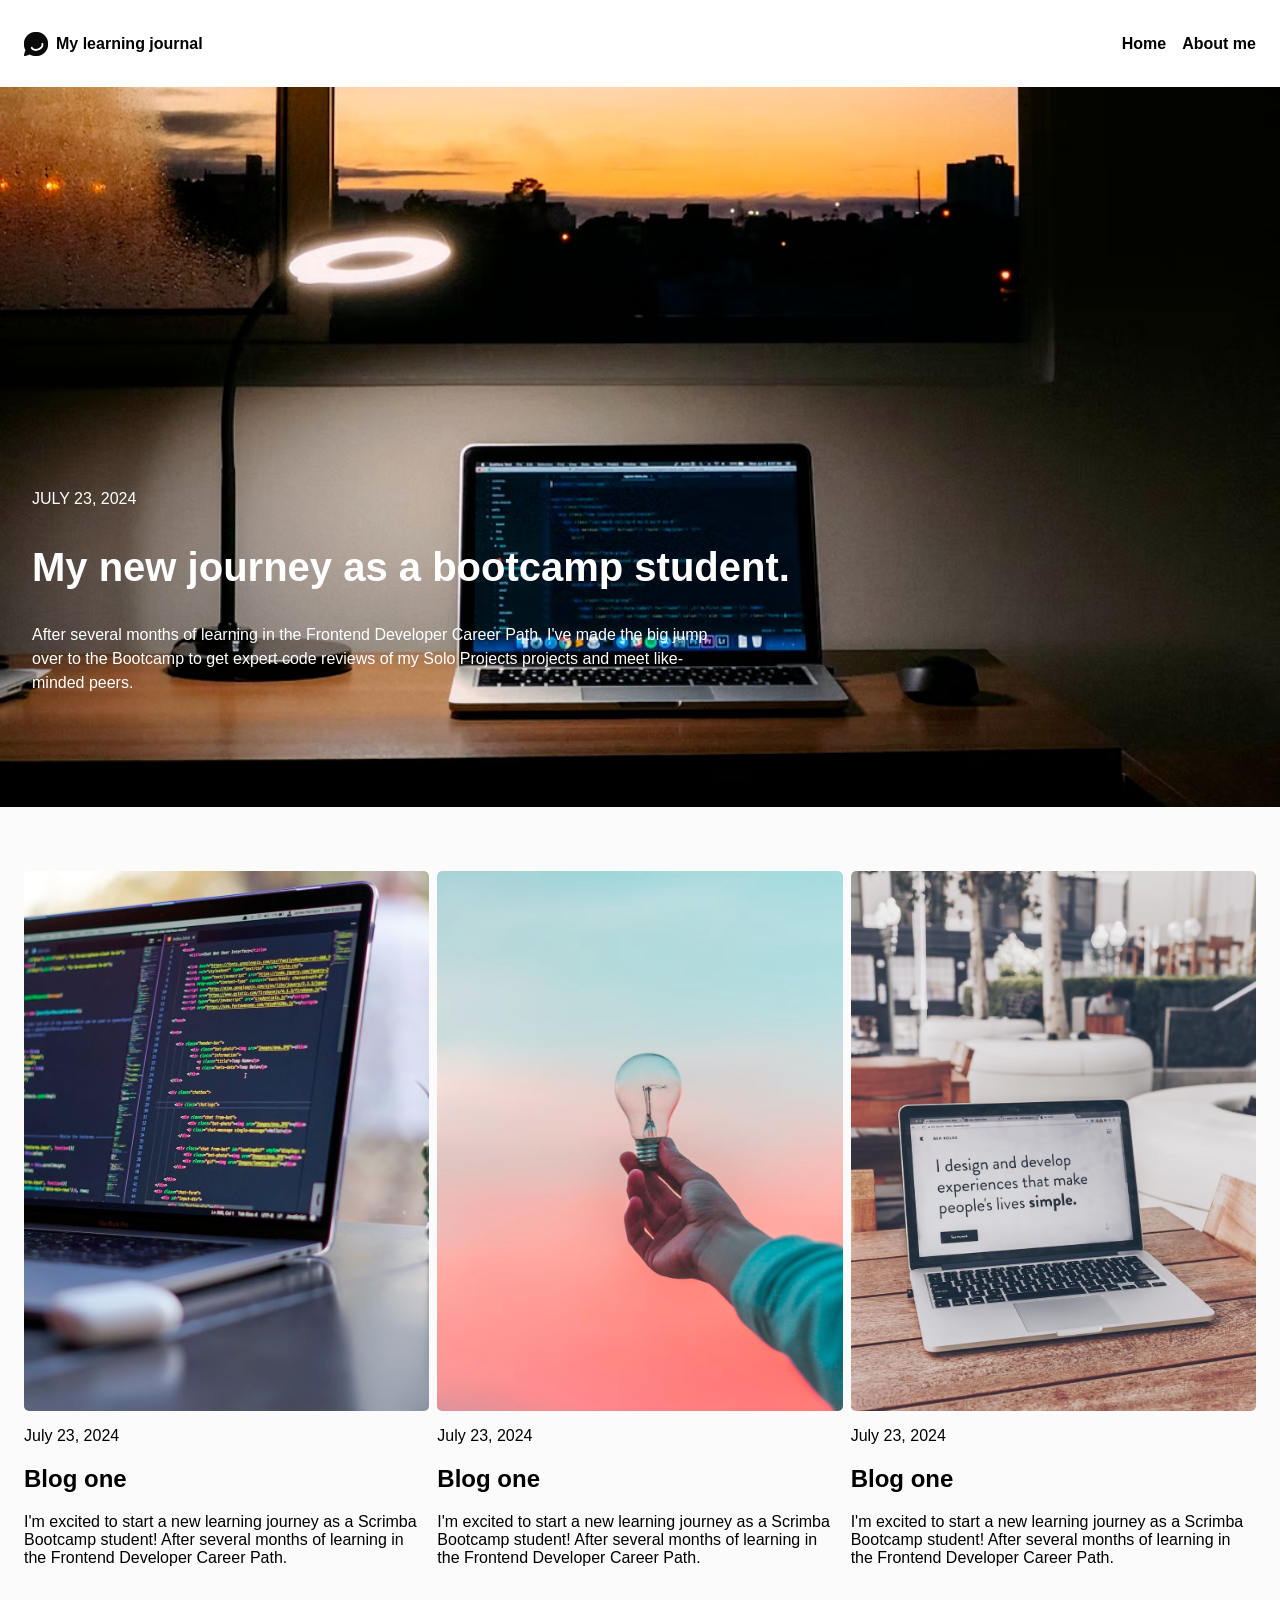
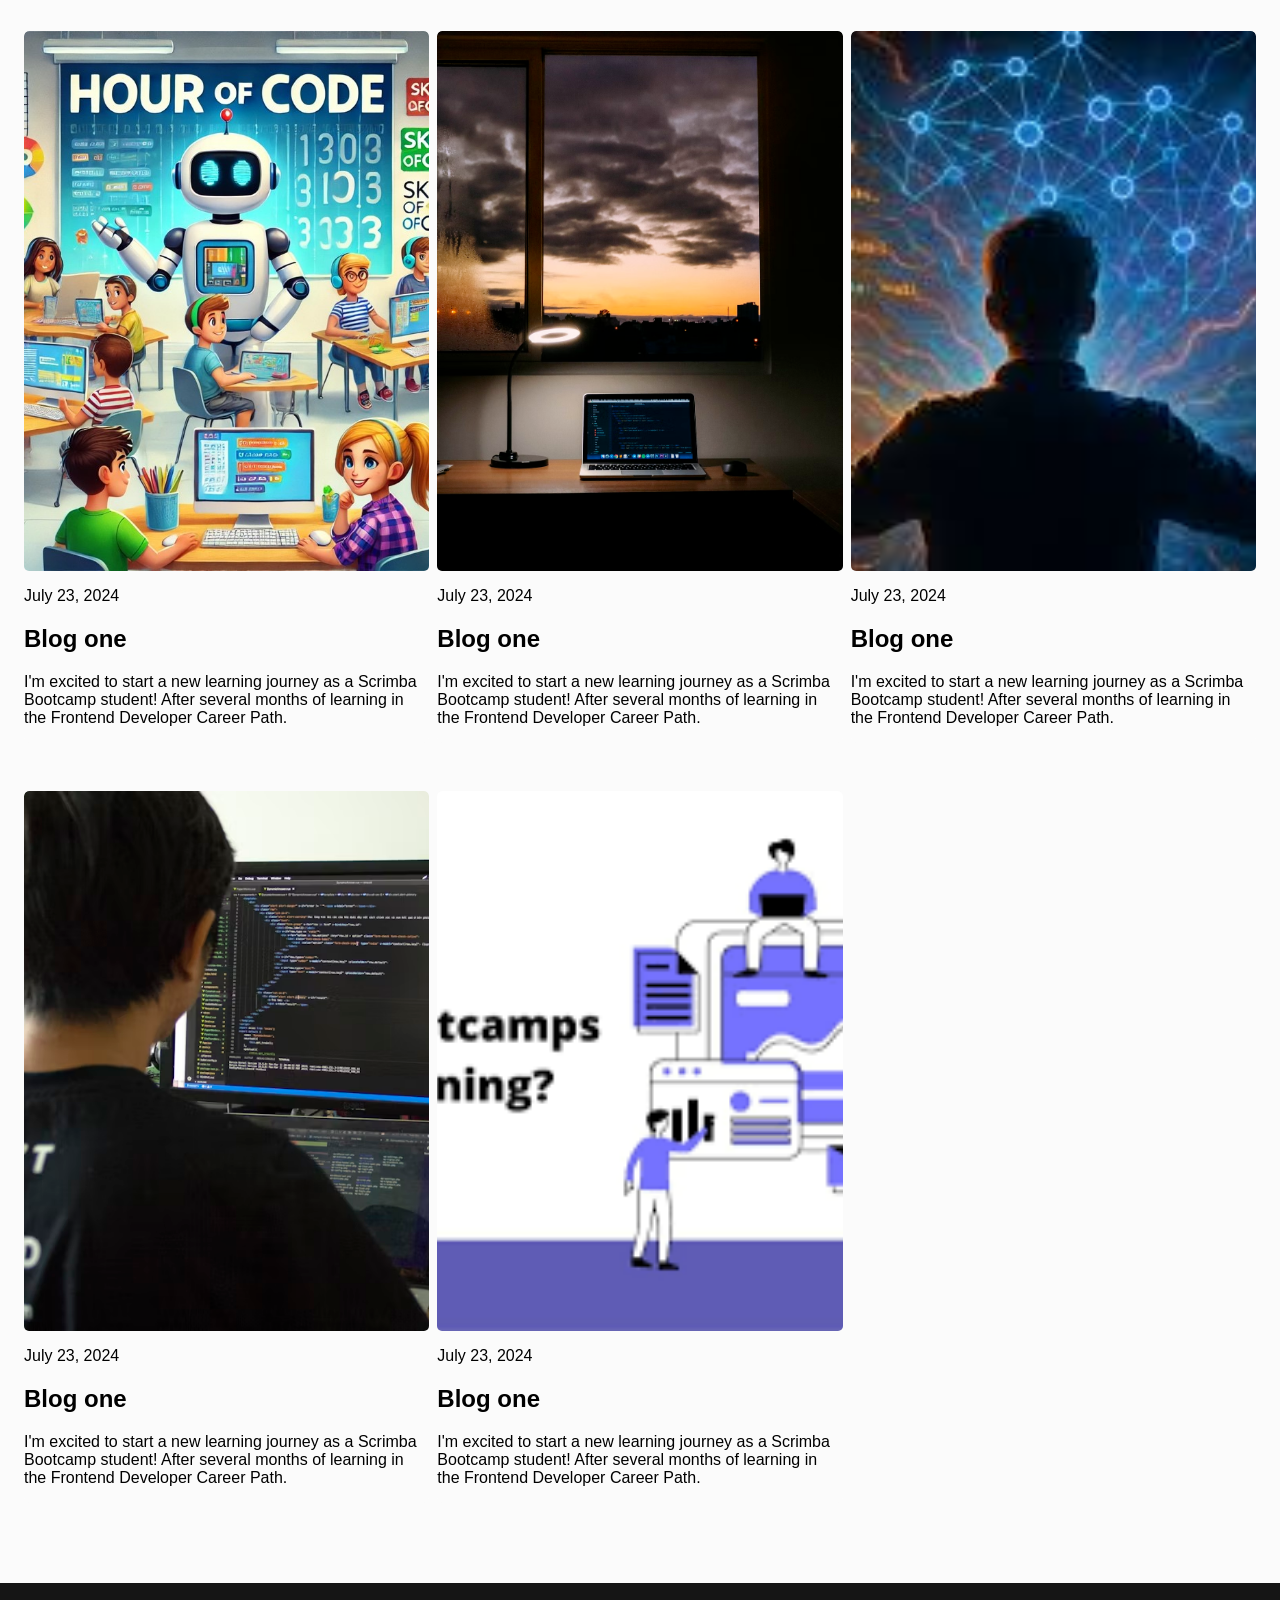
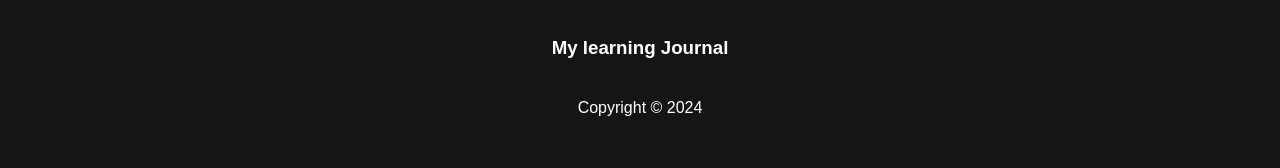
<file: index.html>
<html>
    <head>
        <!-- Required meta tags -->
        <meta charset="UTF-8"> <!-- character encoding -->
        <meta name="viewport" content="width=device-width, initial-scale=1.0"> <!-- responsive scaling -->
        <meta http-equiv="X-UA-Compatible" content="IE=edge"> <!-- better IE compatibility -->

        <!-- SEO meta tags -->
        <title>My Learning Journal</title>
        <meta name="description" content="A personal learning journal by Eliz documenting my journey as a frontend developer and beyond.">
        <meta name="keywords" content="Learning journal, Frontend developer, Blog, Web development, Coding journey">
        <meta name="author" content="Eliz">

        <!-- Open Graph (for social sharing) -->
        <meta property="og:title" content="My Learning Journal">
        <meta property="og:description" content="Follow my journey as I learn frontend development and share my progress.">
        <meta property="og:image" content="https://elizjournal.netlify.app/images/profile.png"> 
        <meta property="og:type" content="website">
        <meta property="og:url" content="https://elizjournal.netlify.app.com/about.html">

        <!-- Favicon9 -->
        <link rel="icon" type="image/png" sizes="32x32" href="images/logo-32x32.png">
        <link rel="icon" type="image/png" sizes="16x16" href="images/logo-16x16.png">
        <link rel="apple-touch-icon" sizes="180x180" href="images/logo-180x180.png">
        <link rel="shortcut icon" href="images/favicon.ico">

        <!-- CSS -->
        <link rel="stylesheet" href="css/index.css">

    </head>
    <body>
        <header>
                <a href="index.html" class="logo-link">
                    <div class="logo">
                        <img class="icon" src="./images/logo.png" alt="Logo">
                        <h1>My learning journal</h1>
                    </div>
                </a>

                <!--Hamburger button for mobile-->
                <button class="hamburger" aria-label="Toggle menu">
                    <span class="bar"></span>
                    <span class="bar"></span>
                    <span class="bar"></span>
                </button>

                <nav>
                    <ul class="nav-links">
                        <li><a href="home.html">Home</a></li>
                        <li><a href="about.html">About me</a></li>
                    </ul>
                </nav>
            </header>

        <main >
            <section class="hero-container">
                <img src="./images/image_5.png" alt="Hero image">
                <div class="hero-post">
                    <p>JULY 23, 2024</p>
                    <h1 class="title-hero">My new journey as a bootcamp student.</h1>
                    <p class="preview-hero">After several months of learning in the Frontend Developer Career Path, I've made the big jump over to the Bootcamp to get expert code reviews of my Solo Projects projects and meet like-minded peers.</p>
                </div>
            </section>

            <section class="blog-container">
                <div class="blog" >
                    <img src="./images/image_1.png" alt="">
                    <p>July 23, 2024</p>
                    <h2>Blog one</h2>
                    <p>I'm excited to start a new learning journey as a Scrimba Bootcamp student! After several months of learning in the Frontend Developer Career Path.</p>
                </div>
            
                <div class="blog">
                    <img src="./images/image_2.png" alt="">
                    <p>July 23, 2024</p>
                    <h2>Blog one</h2>
                    <p>I'm excited to start a new learning journey as a Scrimba Bootcamp student! After several months of learning in the Frontend Developer Career Path.</p>
                </div>
                <div class="blog">
                    <img src="./images/image_3.png" alt="">
                    <p>July 23, 2024</p>
                    <h2>Blog one</h2>
                    <p>I'm excited to start a new learning journey as a Scrimba Bootcamp student! After several months of learning in the Frontend Developer Career Path.</p>
                </div>
                <div class="blog">
                    <img src="./images/image_4.png" alt="">
                    <p>July 23, 2024</p>
                    <h2>Blog one</h2>
                    <p>I'm excited to start a new learning journey as a Scrimba Bootcamp student! After several months of learning in the Frontend Developer Career Path.</p>
                </div>
                <div class="blog">
                    <img src="./images/image_5.png" alt="">
                    <p>July 23, 2024</p>
                    <h2>Blog one</h2>
                    <p>I'm excited to start a new learning journey as a Scrimba Bootcamp student! After several months of learning in the Frontend Developer Career Path.</p>
                </div>
                <div class="blog">
                    <img src="./images/image_6.png" alt="">
                    <p>July 23, 2024</p>
                    <h2>Blog one</h2>
                    <p>I'm excited to start a new learning journey as a Scrimba Bootcamp student! After several months of learning in the Frontend Developer Career Path.</p>
                </div>
                <div class="blog">
                    <img src="./images/image_7.png" alt="">
                    <p>July 23, 2024</p>
                    <h2>Blog one</h2>
                    <p>I'm excited to start a new learning journey as a Scrimba Bootcamp student! After several months of learning in the Frontend Developer Career Path.</p>
                </div>
                <div class="blog">
                    <img src="./images/image_8.png" alt="">
                    <p>July 23, 2024</p>
                    <h2>Blog one</h2>
                    <p>I'm excited to start a new learning journey as a Scrimba Bootcamp student! After several months of learning in the Frontend Developer Career Path.</p>
                </div>
            </section>
            <footer>
                <div class="foota">
                    <h3>My learning Journal</h3>
                    <p>Copyright &copy; 2024 </p>
                </div>
            </footer>
        </main>
        <script>
            const hamburger = document.querySelector('.hamburger');
            const navLinks = document.querySelector('.nav-links');

            hamburger.addEventListener('click', () => {
                navLinks.classList.toggle('active');
                hamburger.classList.toggle('active')
            });
        </script>

    </body>
</html>
</file>
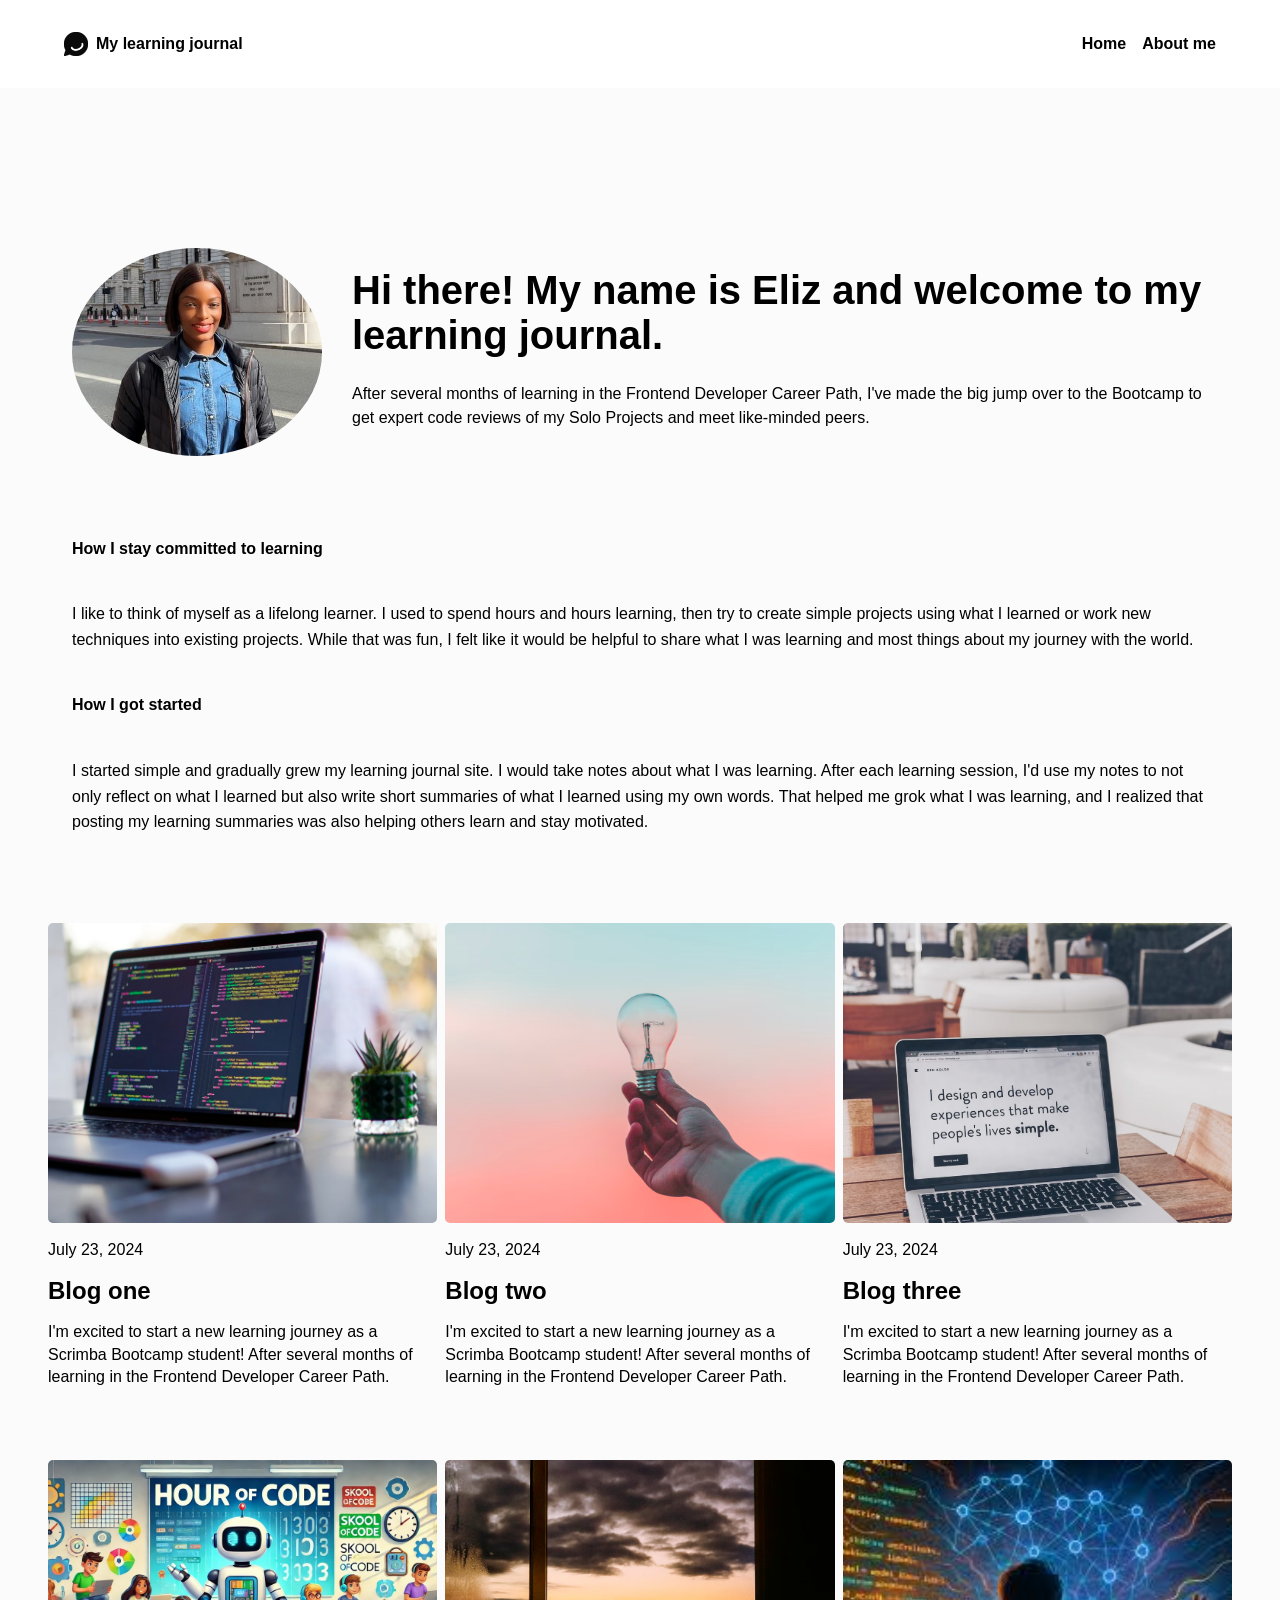
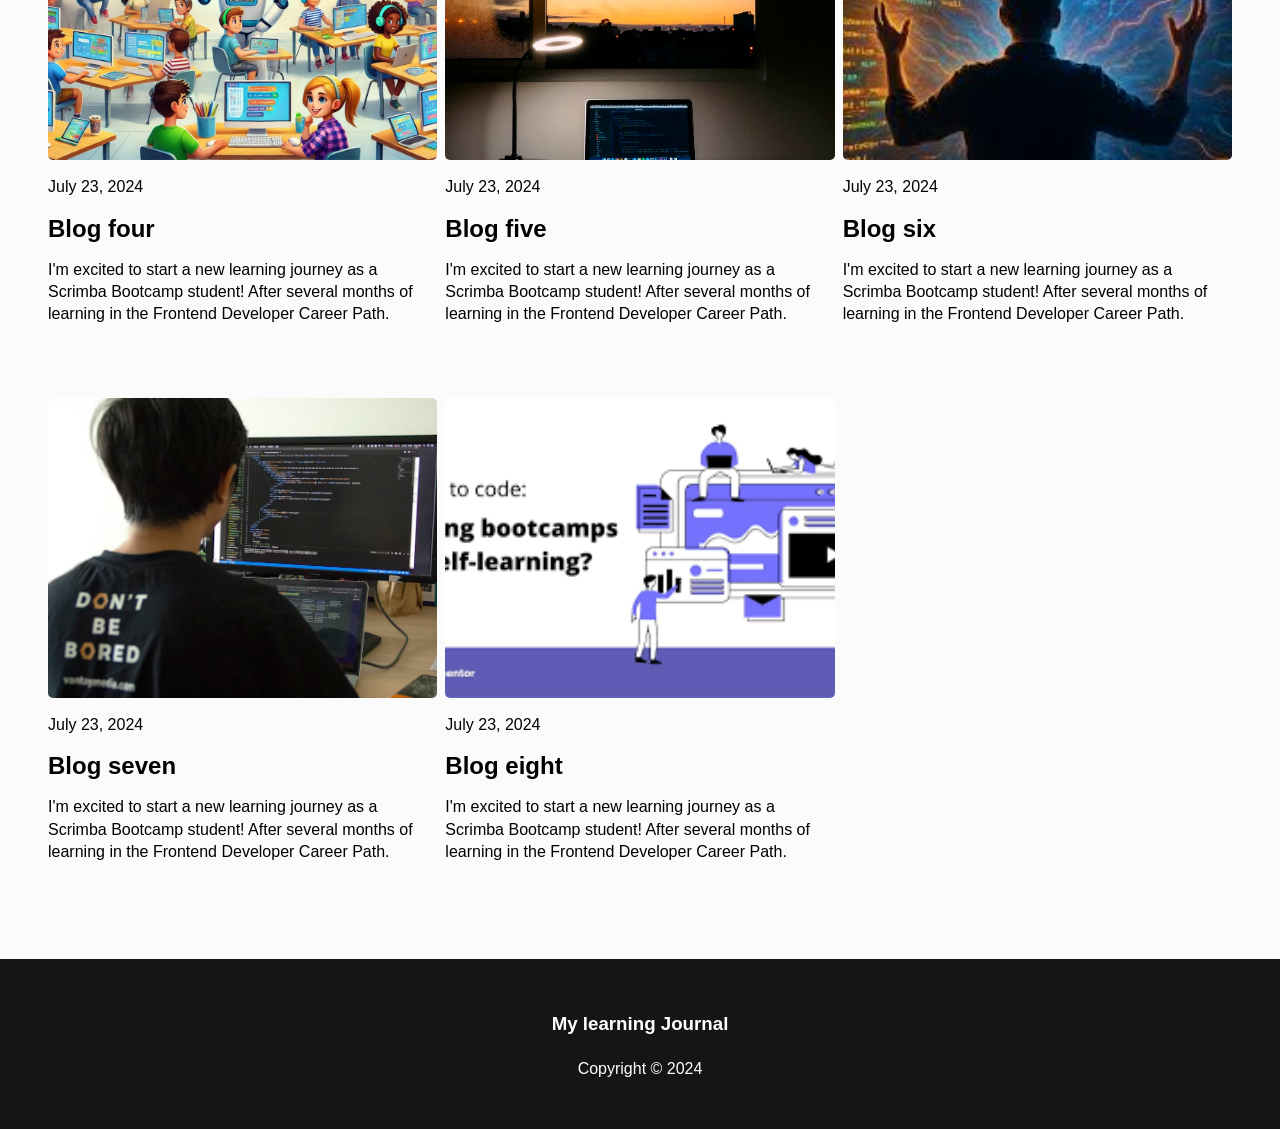
<file: about.html>
<html>
    <head>
        <!-- Required meta tags -->
        <meta charset="UTF-8"> <!-- character encoding -->
        <meta name="viewport" content="width=device-width, initial-scale=1.0"> <!-- responsive scaling -->
        <meta http-equiv="X-UA-Compatible" content="IE=edge"> <!-- better IE compatibility -->

        <!-- SEO meta tags -->
        <title>My Learning Journal</title>
        <meta name="description" content="A personal learning journal by Eliz documenting my journey as a frontend developer and beyond.">
        <meta name="keywords" content="Learning journal, Frontend developer, Blog, Web development, Coding journey">
        <meta name="author" content="Eliz">

        <!-- Open Graph (for social sharing) -->
        <meta property="og:title" content="My Learning Journal">
        <meta property="og:description" content="Follow my journey as I learn frontend development and share my progress.">
        <meta property="og:image" content="https://elizjournal.netlify.app/images/profile.png"> <!-- Replace with full URL -->
        <meta property="og:type" content="website">
        <meta property="og:url" content="https://elizjournal.netlify.app.com/about.html">

        <!-- Favicon -->
        <link rel="icon" type="image/png" sizes="32x32" href="images/logo-32x32.png">
        <link rel="icon" type="image/png" sizes="16x16" href="images/logo-16x16.png">
        <link rel="apple-touch-icon" sizes="180x180" href="images/logo-180x180.png">
        <link rel="shortcut icon" href="images/favicon.ico">

        <!-- CSS -->
        <link rel="stylesheet" href="css/about.css">

    </head>
    <body>
        <header>
            <a href="index.html" class="logo-link">
                <div class="logo">
                    <img class="icon" src="./images/logo.png" alt="Logo">
                    <h1>My learning journal</h1>
                </div>
            </a>

            <!--Hamburger button for mobile-->
                <button class="hamburger" aria-label="Toggle menu">
                    <span class="bar"></span>
                    <span class="bar"></span>
                    <span class="bar"></span>
                </button>

            <nav>
                <ul class="nav-links">
                    <li><a href="home.html">Home</a></li>
                    <li><a href="about.html">About me</a></li>
                </ul>
            </nav>
        </header>
        <main>
            <!-- About Intro -->
            <section class="about-intro">
                <div >
                    <div class="about-content">
                        <img src="./images/profile.png" alt="Eliz Photo">
                        <h1 class="about-title">Hi there! My name is Eliz and welcome to my learning journal.</h1>
                        <p class="about-subtitle">
                            After several months of learning in the Frontend Developer Career Path, 
                            I've made the big jump over to the Bootcamp to get expert code reviews 
                            of my Solo Projects and meet like-minded peers.
                        </p>
                    </div>
                    <p class="preview">
                        <strong class="commit">How I stay committed to learning</strong>

                        I like to think of myself as a lifelong learner. I used to spend hours and hours learning, then try to create simple projects using what I learned or work new techniques into existing projects.

                        While that was fun, I felt like it would be helpful to share what I was learning and most things about my journey with the world.

                        <strong class="started">How I got started</strong>

                        I started simple and gradually grew my learning journal site. I would take notes about what I was learning. After each learning session, I'd use my notes to not only reflect on what I learned but also write short summaries of what I learned using my own words.

                        That helped me grok what I was learning, and I realized that posting my learning summaries was also helping others learn and stay motivated.
                    </p>
                </div>
            </section>

            <!-- Recent Posts -->
            <section class="recent-posts">
                <div class="post-card">
                    <img src="./images/image_1.png" alt="">
                    <p class="post-card__date">July 23, 2024</p>
                    <h2 class="post-card__title">Blog one</h2>
                    <p class="post-card__excerpt">
                        I'm excited to start a new learning journey as a Scrimba Bootcamp student! 
                        After several months of learning in the Frontend Developer Career Path.
                    </p>
                </div>

                <div class="post-card">
                    <img class="post-card__image" src="./images/image_2.png" alt="">
                    <p class="post-card__date">July 23, 2024</p>
                    <h2 class="post-card__title">Blog two</h2>
                    <p class="post-card__excerpt">
                        I'm excited to start a new learning journey as a Scrimba Bootcamp student! 
                        After several months of learning in the Frontend Developer Career Path.
                    </p>
                </div>

                <div class="post-card">
                    <img class="post-card__image" src="./images/image_3.png" alt="">
                    <p class="post-card__date">July 23, 2024</p>
                    <h2 class="post-card__title">Blog three</h2>
                    <p class="post-card__excerpt">
                        I'm excited to start a new learning journey as a Scrimba Bootcamp student! 
                        After several months of learning in the Frontend Developer Career Path.
                    </p>
                </div>

                <div class="post-card">
                    <img class="post-card__image" src="./images/image_4.png" alt="">
                    <p class="post-card__date">July 23, 2024</p>
                    <h2 class="post-card__title">Blog four</h2>
                    <p class="post-card__excerpt">
                        I'm excited to start a new learning journey as a Scrimba Bootcamp student! 
                        After several months of learning in the Frontend Developer Career Path.
                    </p>
                </div>
                <div class="post-card">
                    <img class="post-card__image" src="./images/image_5.png" alt="">
                    <p class="post-card__date">July 23, 2024</p>
                    <h2 class="post-card__title">Blog five</h2>
                    <p class="post-card__excerpt">
                        I'm excited to start a new learning journey as a Scrimba Bootcamp student! 
                        After several months of learning in the Frontend Developer Career Path.
                    </p>
                </div>
                <div class="post-card">
                    <img class="post-card__image" src="./images/image_6.png" alt="">
                    <p class="post-card__date">July 23, 2024</p>
                    <h2 class="post-card__title">Blog six</h2>
                    <p class="post-card__excerpt">
                        I'm excited to start a new learning journey as a Scrimba Bootcamp student! 
                        After several months of learning in the Frontend Developer Career Path.
                    </p>
                </div>
                <div class="post-card">
                    <img class="post-card__image" src="./images/image_7.png" alt="">
                    <p class="post-card__date">July 23, 2024</p>
                    <h2 class="post-card__title">Blog seven</h2>
                    <p class="post-card__excerpt">
                        I'm excited to start a new learning journey as a Scrimba Bootcamp student! 
                        After several months of learning in the Frontend Developer Career Path.
                    </p>
                </div>
                <div class="post-card">
                    <img class="post-card__image" src="./images/image_8.png" alt="">
                    <p class="post-card__date">July 23, 2024</p>
                    <h2 class="post-card__title">Blog eight</h2>
                    <p class="post-card__excerpt">
                        I'm excited to start a new learning journey as a Scrimba Bootcamp student! 
                        After several months of learning in the Frontend Developer Career Path.
                    </p>
                </div>
            </section>
        </main>
        <footer>
            <div class="foota">
                <h3>My learning Journal</h3>
                <p>Copyright &copy; 2024 </p>
            </div>
        </footer>

        <script>
            const hamburger = document.querySelector('.hamburger');
            const navLinks = document.querySelector('.nav-links');

            hamburger.addEventListener('click', () => {
                navLinks.classList.toggle('active');
                hamburger.classList.toggle('active')
            });
        </script>
    </body>
</html>
</file>
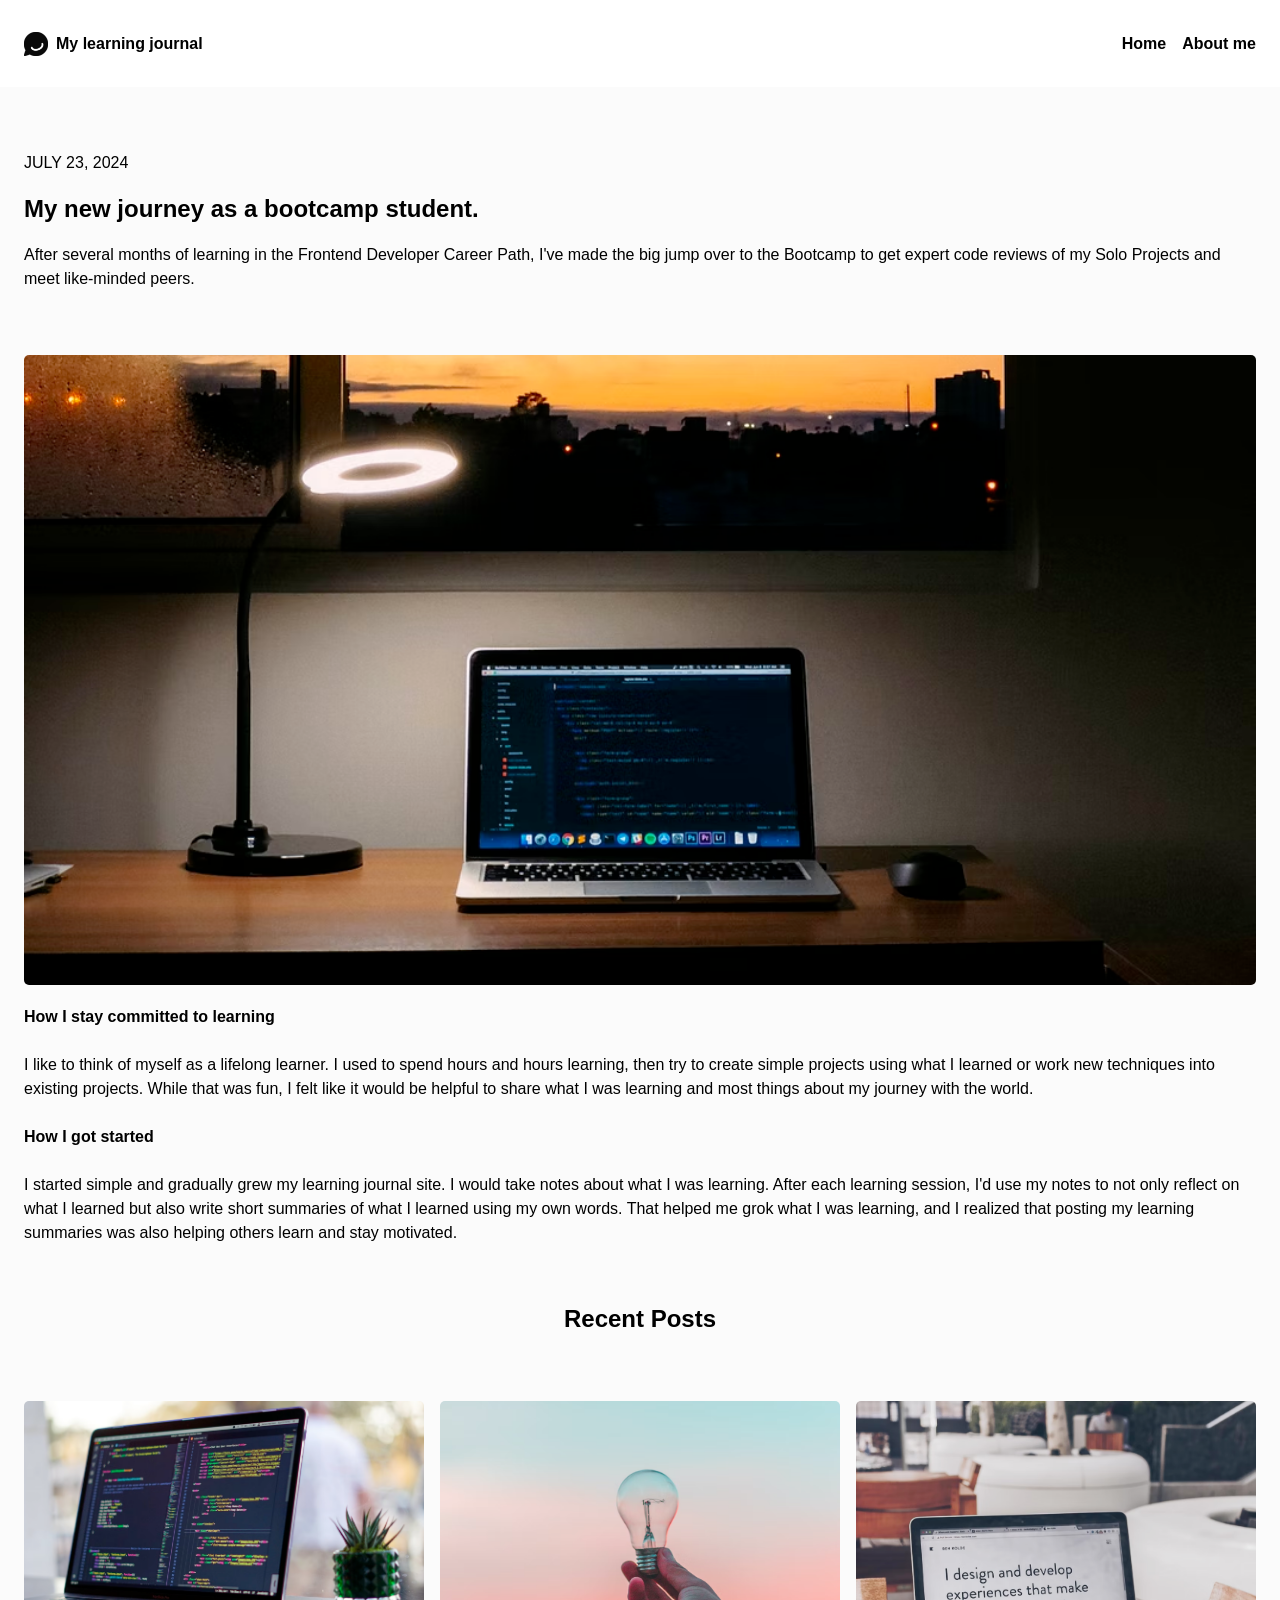
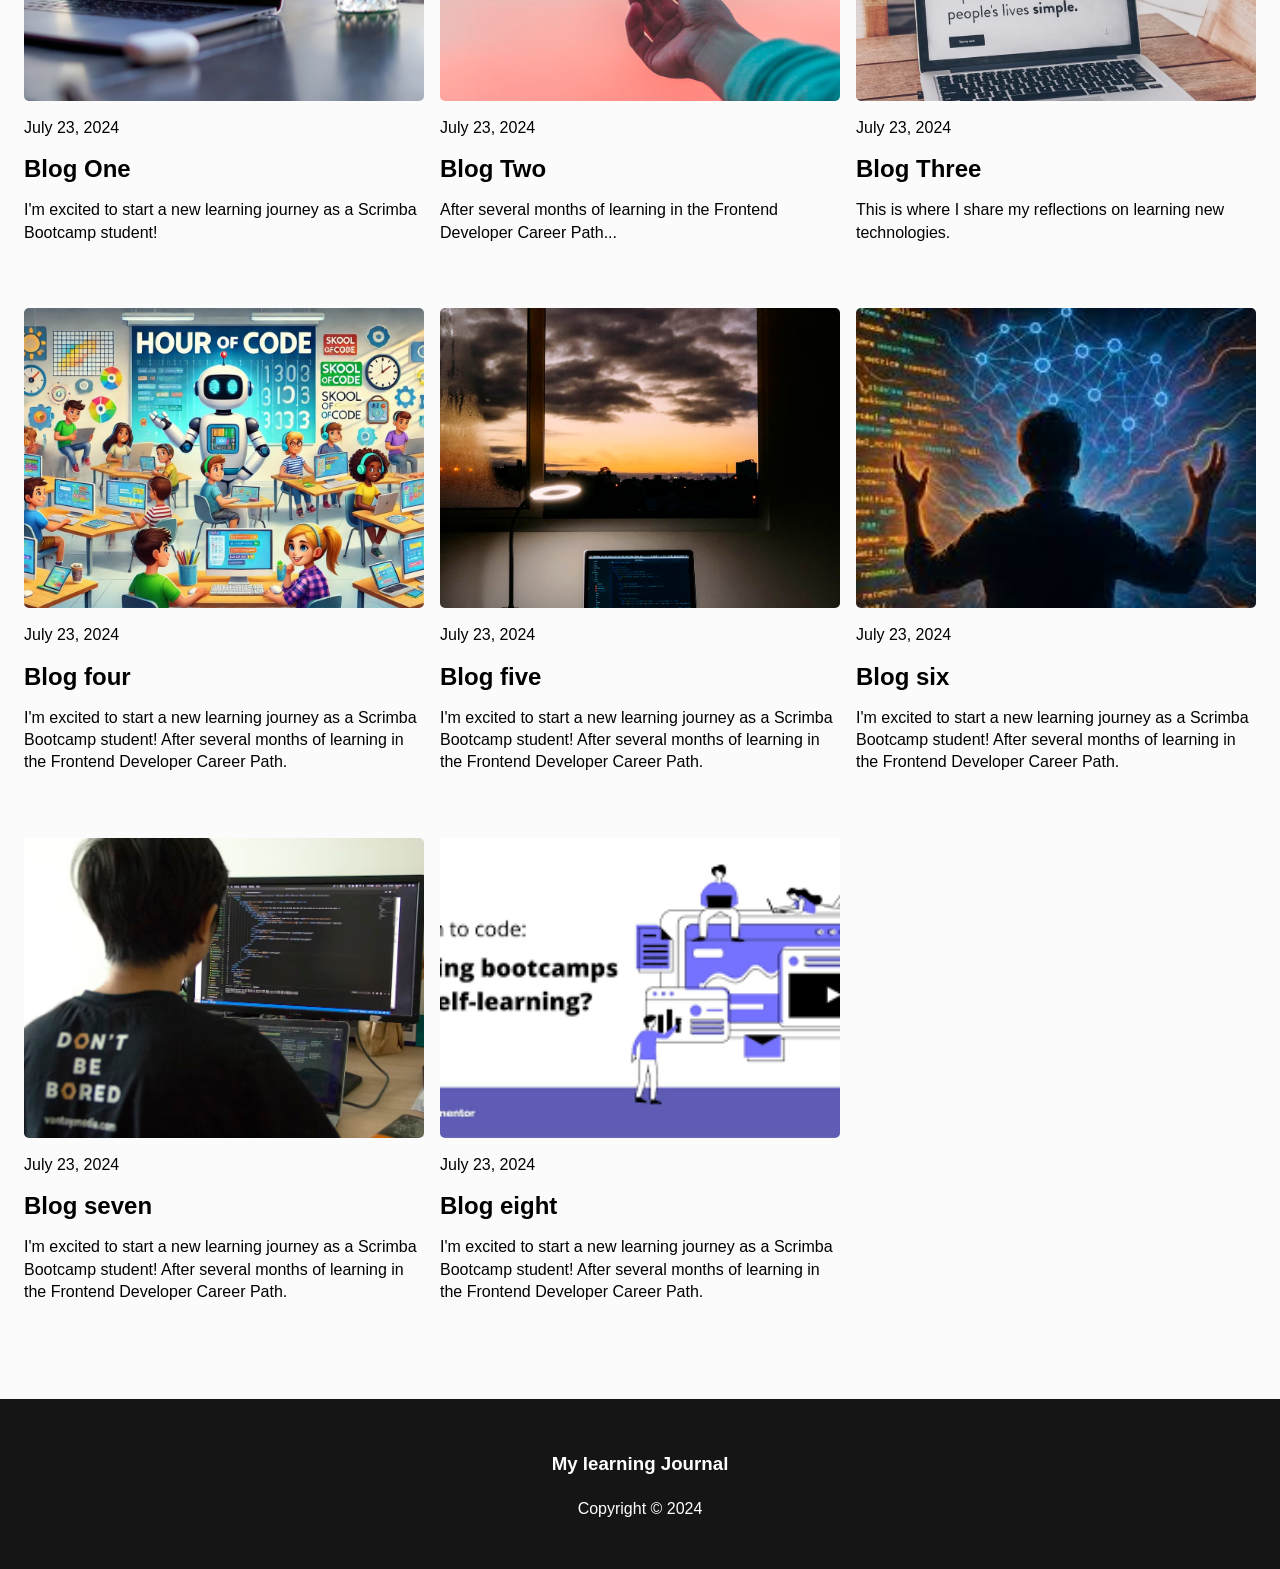
<file: home.html>
<!DOCTYPE html>
<html lang="en">
<head>
        <!-- Required meta tags -->
        <meta charset="UTF-8"> <!-- character encoding -->
        <meta name="viewport" content="width=device-width, initial-scale=1.0"> <!-- responsive scaling -->
        <meta http-equiv="X-UA-Compatible" content="IE=edge"> <!-- better IE compatibility -->

        <!-- SEO meta tags -->
        <title>My Learning Journal</title>
        <meta name="description" content="A personal learning journal by Eliz documenting my journey as a frontend developer and beyond.">
        <meta name="keywords" content="Learning journal, Frontend developer, Blog, Web development, Coding journey">
        <meta name="author" content="Eliz">

        <!-- Open Graph (for social sharing) -->
        <meta property="og:title" content="My Learning Journal">
        <meta property="og:description" content="Follow my journey as I learn frontend development and share my progress.">
        <meta property="og:image" content="https://elizjournal.netlify.app/images/profile.png"> <!-- Replace with full URL -->
        <meta property="og:type" content="website">
        <meta property="og:url" content="https://elizjournal.netlify.app.com/about.html">

        <!-- Favicon -->
        <link rel="icon" type="image/png" sizes="32x32" href="images/logo-32x32.png">
        <link rel="icon" type="image/png" sizes="16x16" href="images/logo-16x16.png">
        <link rel="apple-touch-icon" sizes="180x180" href="images/logo-180x180.png">
        <link rel="shortcut icon" href="images/favicon.ico">

        <!-- CSS -->
        <link rel="stylesheet" href="css/home.css">

    </head>
    <body>
        <header>
                <a href="index.html" class="logo-link">
                    <div class="logo">
                        <img class="icon" src="./images/logo.png" alt="Logo">
                        <h1>My learning journal</h1>
                    </div>
                </a>

                <!--Hamburger button for mobile-->
                <button class="hamburger" aria-label="Toggle menu">
                    <span class="bar"></span>
                    <span class="bar"></span>
                    <span class="bar"></span>
                </button>

                <nav>
                    <ul class="nav-links">
                        <li><a href="home.html">Home</a></li>
                        <li><a href="about.html">About me</a></li>
                    </ul>
                </nav>
            </header>
            <main>
        <!-- Featured Post -->
        <section class="post-featured">
            <div>
                <p>JULY 23, 2024</p>
                <h1>My new journey as a bootcamp student.</h1>
                <p class="preview">
                    After several months of learning in the Frontend Developer Career Path,
                    I've made the big jump over to the Bootcamp to get expert code reviews of
                    my Solo Projects and meet like-minded peers.
                </p>
                <img class="post-featured__image" src="./images/image_5.png" alt="">
                <p class="preview">
                    <strong class="commit">How I stay committed to learning</strong>

                    I like to think of myself as a lifelong learner. I used to spend hours and hours learning, then try to create simple projects using what I learned or work new techniques into existing projects.

                    While that was fun, I felt like it would be helpful to share what I was learning and most things about my journey with the world.

                    <strong class="started">How I got started</strong>

                    I started simple and gradually grew my learning journal site. I would take notes about what I was learning. After each learning session, I'd use my notes to not only reflect on what I learned but also write short summaries of what I learned using my own words.

                    That helped me grok what I was learning, and I realized that posting my learning summaries was also helping others learn and stay motivated.
                </p>
            </div>
        </section>

        <!-- Recent Posts -->
        <section class="post-container">
            <h2>Recent Posts</h2>
            <div class="recent-posts">
                <div class="post-card">
                    <img src="./images/image_1.png" alt="">
                    <p>July 23, 2024</p>
                    <h2>Blog One</h2>
                    <p>I'm excited to start a new learning journey as a Scrimba Bootcamp student!</p>
                </div>

                <div class="post-card">
                    <img src="./images/image_2.png" alt="">
                    <p>July 23, 2024</p>
                    <h2>Blog Two</h2>
                    <p>After several months of learning in the Frontend Developer Career Path...</p>
                </div>

                <div class="post-card">
                    <img src="./images/image_3.png" alt="">
                    <p>July 23, 2024</p>
                    <h2>Blog Three</h2>
                    <p>This is where I share my reflections on learning new technologies.</p>
                </div>
                <div class="post-card">
                        <img src="./images/image_4.png" alt="">
                        <p>July 23, 2024</p>
                        <h2>Blog four</h2>
                        <p>I'm excited to start a new learning journey as a Scrimba Bootcamp student! After several months of learning in the Frontend Developer Career Path.</p>
                </div>
                <div class="post-card">
                        <img src="./images/image_5.png" alt="">
                        <p>July 23, 2024</p>
                        <h2>Blog five</h2>
                        <p>I'm excited to start a new learning journey as a Scrimba Bootcamp student! After several months of learning in the Frontend Developer Career Path.</p>
                    </div>
                    <div class="post-card">
                        <img src="./images/image_6.png" alt="">
                        <p>July 23, 2024</p>
                        <h2>Blog six</h2>
                        <p>I'm excited to start a new learning journey as a Scrimba Bootcamp student! After several months of learning in the Frontend Developer Career Path.</p>
                    </div>
                    <div class="post-card">
                        <img src="./images/image_7.png" alt="">
                        <p>July 23, 2024</p>
                        <h2>Blog seven</h2>
                        <p>I'm excited to start a new learning journey as a Scrimba Bootcamp student! After several months of learning in the Frontend Developer Career Path.</p>
                    </div>
                    <div class="post-card">
                        <img src="./images/image_8.png" alt="">
                        <p>July 23, 2024</p>
                        <h2>Blog eight</h2>
                        <p>I'm excited to start a new learning journey as a Scrimba Bootcamp student! After several months of learning in the Frontend Developer Career Path.</p>
                    </div>
            </div>
        </section>
        </main>
        <footer>
            <div class="foota">
                <h3>My learning Journal</h3>
                <p>Copyright &copy; 2024 </p>
                </div>
                </footer>

        <script>
            const hamburger = document.querySelector('.hamburger');
            const navLinks = document.querySelector('.nav-links');

            hamburger.addEventListener('click', () => {
                navLinks.classList.toggle('active');
                hamburger.classList.toggle('active')
            });
        </script>
    </body>
</html>
</file>
<file: css/index.css>
/* Reset */
html, body, ul {
  margin: 0;
  padding: 0;
  box-sizing: border-box;
  font-family: 'Source Sans Pro', Arial, Helvetica, sans-serif;
  background-color: #fbfbfbf6;
}

/* Navbar */
header {
  display: flex;
  justify-content: space-between;
  align-items: center;
  padding: 1.5em;
  background-color: #ffffff;
  position: relative;
}

.logo {
  display: flex;
  align-items: center;
}

.logo img {
  width: 1.5em;
  margin-right: 0.5em;
}

.logo h1 {
  font-size: 1rem;
}

.logo-link {
  text-decoration: none;
  color: inherit;
}

.logo-link:hover,
nav a:hover {
  color: #675656;
}

/* Hamburger */
.hamburger {
  display: flex;
  flex-direction: column;
  justify-content: space-between;
  width: 25px;
  height: 20px;
  background: none;
  border: none;
  cursor: pointer;
  padding: 0;
  margin-left: auto;
}
.hamburger .bar {
    width: 100%;
    height: 3px;
    background-color: black;
    border-radius: 2px;
    transition: all 0.3s ease;
}

.hamburger.active .bar:nth-child(1) {
    transform: rotate(45deg) translate(5px, 5px);
}
.hamburger.active .bar:nth-child(2) {
    opacity: 0;
}
.hamburger.active .bar:nth-child(3) {
    transform: rotate(-45deg) translate(7px, -7px);
}
/* Nav links */
 nav .nav-links {
  display: none; /* hidden by default for mobile */
  flex-direction: column;
  gap: 1em;
  position: absolute;
  top: 100%;
  right: 0;
  width: 100%;
  padding: 1em;
  background: white;
  box-shadow: 0 4px 6px #0000001a;
  z-index: 10;
  text-align: center;
}

nav .nav-links.active {
  display: flex;
}

.nav-links li {
  list-style: none;
}

.nav-links a {
  text-decoration: none;
  color: black;
  font-weight: bold;
}

/* Hero section */
.hero-container {
  position: relative;
}

.hero-container img {
  width: 100%;
  height: 80vh;
  object-fit: cover;
  object-position: center 80%;
  display: block;
}

.hero-post {
  position: absolute;
  top: 50%;
  left: 2em;
  transform: translateY(-50%);
  color: white;
}

.hero-post h1 {
  font-size: 2em;
  font-weight: bold;
}

.hero-post p {
  width: 90%;
  font-size: 1rem;
  line-height: 1.5;
}

/* Blog section */
.blog-container {
  display: grid;
  grid-template-columns: 1fr;
  gap: 0.5em;
  margin: 1.5em;
}

.blog {
  margin-top: 2.5em;
  background-color: #fbfbfbf6;
  border-radius: 5px;
  overflow: hidden;
  text-align: left;
}

.blog img {
  width: 100%;
  height: 60vh;
  object-fit: cover;
  border-radius: 5px;
}

.blog p,
.blog h2 {
  text-align: start;
}

/* Footer */
.foota {
  background-color: rgb(21, 21, 21);
  margin-top: 5em;
  padding: 2em;
  display: flex;
  flex-direction: column;
  align-items: center;
  color: white;
  line-height: 1.5;
}

/* Tablet */
@media (min-width: 768px) {
  .hamburger {
    display: none;
  }

  nav .nav-links {
    display: flex;
    flex-direction: row;
    position: static;
    width: auto;
    padding: 0;
    box-shadow: none;
  }

  .blog-container {
    grid-template-columns: repeat(2, 1fr);
  }
}

/* Desktop */
@media (min-width: 1024px) {
  .hero-post h1 {
    font-size: 2.5em;
  }

  .hero-post p {
    max-width: 700px;
  }

  .hero-post {
    top: 70%;
  }

  .blog-container {
    grid-template-columns: repeat(3, 1fr);
  }
}
</file>
<file: css/about.css>
/* ========== Global Reset & Base Styles ========== */
html,
body {
    margin: 0;
    padding: 0;
    font-family: "Source Sans Pro", Arial, Helvetica, sans-serif;
    background-color: #fbfbfbf6; /* light background */
}

/* ========== Navbar ========== */
header {
    display: flex;
    justify-content: space-between;
    align-items: center;
    padding: 1.5em;
    background-color: #ffffff;
    position: relative;
}

.logo-link {
    display: inline-block;
    text-decoration: none;
    color: inherit; /* inherit text color */
}

.logo {
    display: flex;
    align-items: center;
}
.logo img {
    width: 1.5em;
    margin-right: 0.5em;
}
.logo h1 {
    font-size: 1rem;
    margin: 0; /* remove default h1 margin */
}

/* Hamburger */
.hamburger {
  display: flex;
  flex-direction: column;
  justify-content: space-between;
  width: 25px;
  height: 20px;
  background: none;
  border: none;
  cursor: pointer;
  padding: 0;
  margin-left: auto;
}
.hamburger .bar {
    width: 100%;
    height: 3px;
    background-color: black;
    border-radius: 2px;
    transition: all 0.3s ease;
}

.hamburger.active .bar:nth-child(1) {
    transform: rotate(45deg) translate(5px, 5px);
}
.hamburger.active .bar:nth-child(2) {
    opacity: 0;
}
.hamburger.active .bar:nth-child(3) {
    transform: rotate(-45deg) translate(7px, -7px);
}
/* Nav links */
 nav .nav-links {
  display: none; /* hidden by default for mobile */
  flex-direction: column;
  gap: 1em;
  position: absolute;
  top: 100%;
  right: 0;
  width: 100%;
  padding: 1em;
  background: white;
  box-shadow: 0 4px 6px #0000001a;
  z-index: 10;
  text-align: center;
}

nav .nav-links.active {
  display: flex;
}



/* Nav links */
 nav .nav-links {
  display: none; /* hidden by default for mobile */
  flex-direction: column;
  gap: 1em;
  position: absolute;
  top: 100%;
  right: 0;
  width: 100%;
  padding: 1em;
  background: white;
  box-shadow: 0 4px 6px #0000001a;
  z-index: 10;
  text-align: center;
}

nav .nav-links.active {
  display: flex;
}


nav ul {
    display: flex;
    list-style: none;
    gap: 1em;
    margin: 0;
    padding: 0;
}
nav ul li a {
    text-decoration: none;
    color: black;
    font-weight: bold;
}
.logo-link:hover,
nav ul li a:hover {
    color: gray; /* hover effect */
}

/* ========== About Section ========== */
.about-content,
.preview {
    display: grid;
    grid-template-columns: 1fr; /* stack vertically on mobile */
    margin: 1.5em;
    margin-top: 5em;
    gap: 1em;
}

/* Profile image */
.about-content img {
    width: 200px;
    border-radius: 50%;
}

/* About title */
.about-title {
    margin-top: 0.5em;
    margin-bottom: 0; /* remove auto bottom margin */
    font-size: 1.5rem;
}

/* Subtitle under title */
.about-subtitle {
    line-height: 1.5;
    margin: 0.5em 0;
}

/* Long preview text */
.preview {
    line-height: 1.6;
}

.commit,
.started {
    display: block;
    margin-bottom: 1.5em;
}

.started {
    margin-top: 1.5em;
}

/* ========== Recent Posts Grid ========== */
.recent-posts {
    display: grid;
    grid-template-columns: 1fr;
    gap: 1em 0.5em; /* row-gap 1em, col-gap 0.5em */
    margin: 2em 1.5em;
}

.post-card img {
    width: 100%;
    height: 300px;
    object-fit: cover;
    border-radius: 5px;
    display: block;
    margin-top: 2.5em;
}

.post-card h2 {
    margin: 0.5em 0;
}
.post-card p {
    line-height: 1.4;
}

/* ========== Footer ========== */
footer {
    background-color: rgb(21, 21, 21);
    margin-top: 5em;
    padding: 2em 1em;
    text-align: center;
    color: white;
    line-height: 1.5;
}

/* ========== Responsive Layouts ========== */

/* Tablet and up */
@media (min-width: 768px) {
    header {
        padding: 2em 4em;
    }
    .about-content {
        grid-template-columns: 200px 1fr; /* profile image + text */
        grid-template-areas:
            "image title"
            "image subtitle"
            "image preview";
        gap: 1em 5em; /* row-gap 1em, col-gap 5em */
        text-align: left;
    }  
    
    .about-content img {
        grid-area: image;
        margin: 0;
        width: 160px;
    }

    .about-title {
        grid-area: title;
        font-size: 2.5rem;
    }

    .about-subtitle {
        grid-area: subtitle;
        font-size: 1em;
    }

    .preview {
        grid-area: preview;
        margin-top: 1em;
    }

    .recent-posts {
        grid-template-columns: repeat(2, 1fr); /* 2 columns */
    }
    .hamburger {
        display: none;
    }
    nav .nav-links {
    display: flex;
    flex-direction: row;
    position: static;
    width: auto;
    padding: 0;
    box-shadow: none;
  }
}

/* Desktop and up */
@media (min-width: 1024px) {
    .about-content {
        padding-top: 5em;
    }
    .about-intro,
    .recent-posts {
        margin: 3em;
    }
    .about-content img {
        width: 250px; /* larger profile image */
    }

    .recent-posts {
        grid-template-columns: repeat(3, 1fr); /* 3 columns */
    }
    .preview {
        margin-top: 5em;
    }
}
</file>
<file: css/home.css>
html,
body {
    margin: 0;
    padding: 0;
    font-family: Source Sans Pro, Arial, Helvetica, sans-serif;
    background-color: #fbfbfbf6;;
    
}

/* Navbar */
header {
    display: flex;
    justify-content: space-between;
    align-items: center;
    padding: 1.5em;
    background-color: #ffffff;
    position: relative;
}
.logo-link {
    display: inline-block;
    text-decoration: none;
    color: inherit;
}

.logo {
    display: flex;
    align-items: center;
}
.logo img {
    width: 1.5em;
    margin-right: 0.5em;
}
.logo h1 {
    font-size: 1rem;
}
/* Hamburger */
.hamburger {
  display: flex;
  flex-direction: column;
  justify-content: space-between;
  width: 25px;
  height: 20px;
  background: none;
  border: none;
  cursor: pointer;
  padding: 0;
  margin-left: auto;
}
.hamburger .bar {
    width: 100%;
    height: 3px;
    background-color: black;
    border-radius: 2px;
    transition: all 0.3s ease;
}

.hamburger.active .bar:nth-child(1) {
    transform: rotate(45deg) translate(5px, 5px);
}
.hamburger.active .bar:nth-child(2) {
    opacity: 0;
}
.hamburger.active .bar:nth-child(3) {
    transform: rotate(-45deg) translate(7px, -7px);
}
/* Nav links */
 nav .nav-links {
  display: none; /* hidden by default for mobile */
  flex-direction: column;
  gap: 1em;
  position: absolute;
  top: 100%;
  right: 0;
  width: 100%;
  padding: 1em;
  background: white;
  box-shadow: 0 4px 6px #0000001a;
  z-index: 10;
  text-align: center;
}

nav .nav-links.active {
  display: flex;
}


nav ul {
    display: flex;
    list-style: none;
    gap: 1em;
    margin: 0;
    padding: 0;
}
nav ul li a {
    text-decoration: none;
    color: black;
    font-weight: bold;
}
.logo-link:hover, nav ul li a:hover {
    color: gray;
}
.post-featured {
    display: grid;
    grid-template-columns: 1fr;
    gap: 1em;
    margin: 1.5em;
    margin-top: 3em;
}
.post-container {
    display: grid;
    grid-template-columns: 1fr;
    gap: 1em;
    margin: 1.5em
}

/* Featured Post */
.post-container h2 {
    text-align: center;
}
.post-featured__image {
    width: 100%;
    max-height: 70vh;
    object-fit: cover;
    object-position: center 80%;
    border-radius: 5px;
    margin-top: 3em;
}
.post-featured p {
    line-height: 1.5;
}
.commit, .started {
    display: block;
    margin-bottom: 1.5em;
}

.started {
    margin-top: 1.5em;
}

/* Recent Posts Grid */
.recent-posts {
    display: grid;
    grid-template-columns: 1fr;
    gap: 1em;
}
.post-card img {
    width: 100%;
    height: 300px;
    object-fit: cover;
    border-radius: 5px;
    display: block;
    margin-top: 2em;
}
.post-card h2 {
    margin: 0.5em 0;
    text-align: left;
}
.post-card p {
    line-height: 1.4;
}


/* Footer */
footer {
    background-color: rgb(21, 21, 21);
    margin-top: 5em;
    padding: 2em 1em;
    text-align: center;
    color: white;
    line-height: 1.5;
}

/* Responsive Breakpoints */
@media (min-width: 768px) {
    .recent-posts {
        grid-template-columns: repeat(2, 1fr); /* 2 columns on tablets */
    }
    .hamburger {
        display: none;
    }
    nav .nav-links {
    display: flex;
    flex-direction: row;
    position: static;
    width: auto;
    padding: 0;
    box-shadow: none;
  }
}
@media (min-width: 1024px) {
    .recent-posts {
        grid-template-columns: repeat(3, 1fr); /* 3 columns on desktop */
    }
}
</file>
